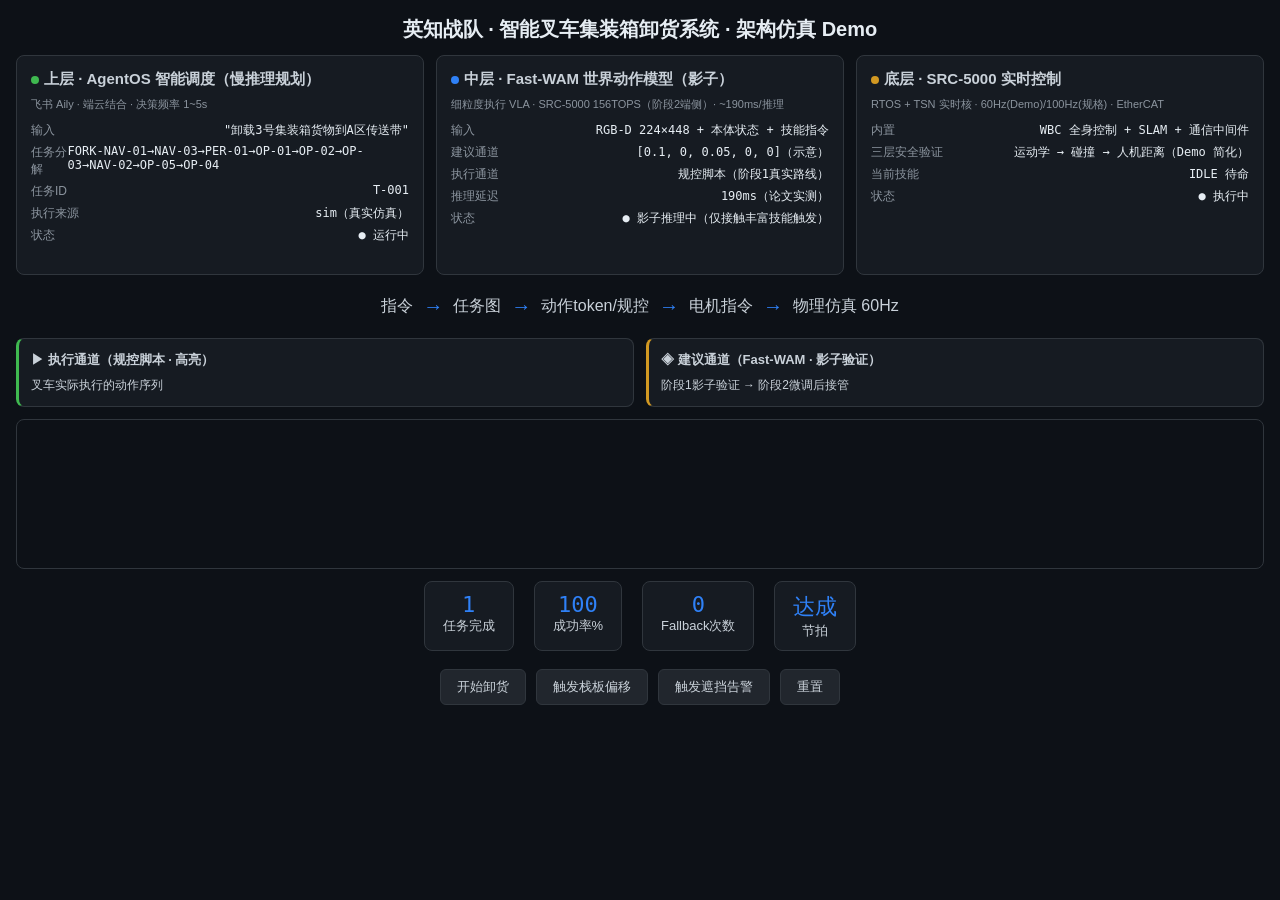
<file: demo/architecture_panel.html>
<!DOCTYPE html>
<html lang="zh-CN">
<head>
<meta charset="UTF-8">
<title>英知战队 · 智能叉车集装箱卸货系统 · 架构仿真Demo</title>
<style>
* { margin:0; padding:0; box-sizing:border-box; }
body { background:#0d1117; color:#c9d1d9; font-family:"Microsoft YaHei",sans-serif; padding:16px; }
h1 { font-size:20px; text-align:center; margin-bottom:12px; color:#e6edf3; }
.grid { display:grid; grid-template-columns:1fr 1fr 1fr; gap:12px; }
.card { background:#161b22; border:1px solid #30363d; border-radius:8px; padding:14px; min-height:220px; transition:box-shadow .3s; }
.card.active { box-shadow:0 0 0 2px #2f81f7, 0 0 18px #2f81f7aa; }
.card h2 { font-size:15px; margin-bottom:8px; }
.card .sub { font-size:11px; color:#8b949e; margin-bottom:10px; }
.row { font-size:12px; margin:5px 0; display:flex; justify-content:space-between; }
.row .k { color:#8b949e; }
.row .v { color:#e6edf3; font-family:Consolas,monospace; }
.flow { grid-column:1/4; display:flex; align-items:center; justify-content:center; gap:10px; margin:8px 0; }
.flow .arrow { color:#2f81f7; font-size:20px; animation:pulse 1.2s infinite; }
@keyframes pulse { 0%,100%{opacity:.3} 50%{opacity:1} }
.dual { grid-column:1/4; display:grid; grid-template-columns:1fr 1fr; gap:12px; }
.panel { background:#161b22; border:1px solid #30363d; border-radius:8px; padding:12px; font-size:12px; }
.panel h3 { font-size:13px; margin-bottom:8px; }
.exec { border-left:3px solid #3fb950; }
.sugg { border-left:3px solid #d29922; }
.log { grid-column:1/4; background:#0d1117; border:1px solid #30363d; border-radius:8px; padding:12px; height:150px; overflow-y:auto; font-family:Consolas,monospace; font-size:11px; line-height:1.6; }
.log .ok { color:#3fb950; } .log .fb { color:#d29922; } .log .warn { color:#f85149; }
.metrics { grid-column:1/4; display:flex; gap:20px; justify-content:center; font-size:13px; }
.metrics .m { background:#161b22; border:1px solid #30363d; border-radius:8px; padding:10px 18px; text-align:center; }
.metrics .num { font-size:22px; color:#2f81f7; font-family:Consolas,monospace; }
.btns { grid-column:1/4; display:flex; gap:10px; justify-content:center; margin-top:6px; }
button { background:#21262d; color:#c9d1d9; border:1px solid #30363d; border-radius:6px; padding:8px 16px; cursor:pointer; font-size:13px; }
button:hover { background:#30363d; }
.status-dot { display:inline-block; width:8px; height:8px; border-radius:50%; margin-right:5px; }
.green { background:#3fb950; } .blue { background:#2f81f7; } .yellow { background:#d29922; }
</style>
</head>
<body>
<h1>英知战队 · 智能叉车集装箱卸货系统 · 架构仿真 Demo</h1>
<div class="grid">

  <div class="card" id="card-top">
    <h2><span class="status-dot green"></span>上层 · AgentOS 智能调度（慢推理规划）</h2>
    <div class="sub">飞书 Aily · 端云结合 · 决策频率 1~5s</div>
    <div class="row"><span class="k">输入</span><span class="v">"卸载3号集装箱货物到A区传送带"</span></div>
    <div class="row"><span class="k">任务分解</span><span class="v">FORK-NAV-01→NAV-03→PER-01→OP-01→OP-02→OP-03→NAV-02→OP-05→OP-04</span></div>
    <div class="row"><span class="k">任务ID</span><span class="v" id="taskId">T-001</span></div>
    <div class="row"><span class="k">执行来源</span><span class="v">sim（真实仿真）</span></div>
    <div class="row"><span class="k">状态</span><span class="v" id="topStatus">● 执行中</span></div>
  </div>

  <div class="card" id="card-mid">
    <h2><span class="status-dot blue"></span>中层 · Fast-WAM 世界动作模型（影子）</h2>
    <div class="sub">细粒度执行 VLA · SRC-5000 156TOPS（阶段2端侧）· ~190ms/推理</div>
    <div class="row"><span class="k">输入</span><span class="v">RGB-D 224×448 + 本体状态 + 技能指令</span></div>
    <div class="row"><span class="k">建议通道</span><span class="v" id="wamSugg">[0.1, 0, 0.05, 0, 0]（示意）</span></div>
    <div class="row"><span class="k">执行通道</span><span class="v">规控脚本（阶段1真实路线）</span></div>
    <div class="row"><span class="k">推理延迟</span><span class="v">190ms（论文实测）</span></div>
    <div class="row"><span class="k">状态</span><span class="v">● 影子推理中（仅接触丰富技能触发）</span></div>
  </div>

  <div class="card" id="card-bottom">
    <h2><span class="status-dot yellow"></span>底层 · SRC-5000 实时控制</h2>
    <div class="sub">RTOS + TSN 实时核 · 60Hz(Demo)/100Hz(规格) · EtherCAT</div>
    <div class="row"><span class="k">内置</span><span class="v">WBC 全身控制 + SLAM + 通信中间件</span></div>
    <div class="row"><span class="k">三层安全验证</span><span class="v">运动学 → 碰撞 → 人机距离（Demo 简化）</span></div>
    <div class="row"><span class="k">当前技能</span><span class="v" id="curSkill">FORK-NAV-01 进箱导航</span></div>
    <div class="row"><span class="k">状态</span><span class="v">● 执行中</span></div>
  </div>

  <div class="flow">
    <span>指令</span><span class="arrow">→</span><span>任务图</span><span class="arrow">→</span><span>动作token/规控</span><span class="arrow">→</span><span>电机指令</span><span class="arrow">→</span><span>物理仿真 60Hz</span>
  </div>

  <div class="dual">
    <div class="panel exec">
      <h3>▶ 执行通道（规控脚本 · 高亮）</h3>
      <div id="execLog">叉车实际执行的动作序列</div>
    </div>
    <div class="panel sugg">
      <h3>◈ 建议通道（Fast-WAM · 影子验证）</h3>
      <div id="suggLog">阶段1影子验证 → 阶段2微调后接管</div>
    </div>
  </div>

  <div class="log" id="auditLog"></div>

  <div class="metrics">
    <div class="m"><div class="num" id="mTask">1</div>任务完成</div>
    <div class="m"><div class="num" id="mSucc">100</div>成功率%</div>
    <div class="m"><div class="num" id="mFb">0</div>Fallback次数</div>
    <div class="m"><div class="num" id="mTakt">达成</div>节拍</div>
  </div>

  <div class="btns">
    <button onclick="runTask(1)">开始卸货</button>
    <button onclick="runTask(2)">触发栈板偏移</button>
    <button onclick="runTask(3)">触发遮挡告警</button>
    <button onclick="resetAll()">重置</button>
  </div>

</div>
<script>
const skills1 = ["FORK-NAV-01 进箱导航","FORK-NAV-03 精确对位","FORK-PER-01 栈板识别","FORK-OP-01 货叉插入","FORK-OP-02 门架起升","FORK-OP-03 倾斜调整","FORK-NAV-02 出箱","FORK-OP-05 对接传送带","FORK-OP-04 放置"];
const log = el => document.getElementById('auditLog');
function audit(msg, cls) {
  const d = new Date();
  const t = d.toTimeString().slice(0,8);
  const line = document.createElement('div');
  line.className = cls || '';
  line.textContent = `[${t}] ${msg}`;
  log().appendChild(line);
  log().scrollTop = log().scrollHeight;
}
function setActive(card) {
  document.querySelectorAll('.card').forEach(c => c.classList.remove('active'));
  document.getElementById(card).classList.add('active');
}
let running = false;
async function runTask(scene) {
  if (running) return; running = true;
  resetAll(true);
  audit('T-001 | 决策层 | 任务分解 | 剧本' + scene + ' 启动', 'ok');
  setActive('card-top');
  await sleep(900);
  setActive('card-bottom');
  const sk = scene === 2 ? ['FORK-NAV-01 进箱导航','FORK-NAV-03 精确对位','FORK-PER-01 识别(偏移!)','FORK-PER-01 重试1','FORK-PER-01 重试2成功','FORK-OP-01 叉取','FORK-OP-02 起升','FORK-NAV-02 出箱'] :
             scene === 3 ? ['FORK-NAV-01 进箱导航','FORK-PER-01 识别(遮挡!)','FORK-PER-01 重试1','FORK-PER-01 重试2','FORK-PER-01 重试3','⚠ 降级 FB-F07 安全停止','人工介入'] : skills1;
  for (const s of sk) {
    document.getElementById('curSkill').textContent = s;
    setActive('card-bottom');
    audit('T-001 | 执行反馈层 | 技能执行 | ' + s, 'ok');
    if (s.includes('偏移') || s.includes('遮挡')) {
      audit('T-001 | 执行反馈层 | Fallback触发 | FB-F' + (scene===2?'01':'02'), 'fb');
      setActive('card-mid');
    }
    if (s.includes('重试')) { audit('T-001 | 安全验证层 | 验证拦截 | 重试中', 'warn'); }
    if (s.includes('降级')) { audit('T-001 | 决策层 | 降级执行 | FB-F07 人工介入', 'warn'); document.getElementById('mSucc').textContent = 67; }
    await sleep(800);
  }
  setActive('card-top');
  audit('T-001 | 决策层 | 任务完成 | ' + (scene===3?'状态=人工介入':'节拍达成 ✓'), scene===3?'warn':'ok');
  document.getElementById('topStatus').textContent = scene===3?'● 人工介入':'● 空闲';
  if (scene===2) { document.getElementById('mFb').textContent = 1; }
  running = false;
}
function sleep(ms){ return new Promise(r=>setTimeout(r,ms)); }
function resetAll(silent) {
  if (!silent) { log().innerHTML=''; audit('系统就绪，等待指令…'); }
  document.getElementById('curSkill').textContent = 'IDLE 待命';
  document.getElementById('topStatus').textContent = '● 运行中';
}
resetAll(true);
</script>
</body>
</html>
</file>
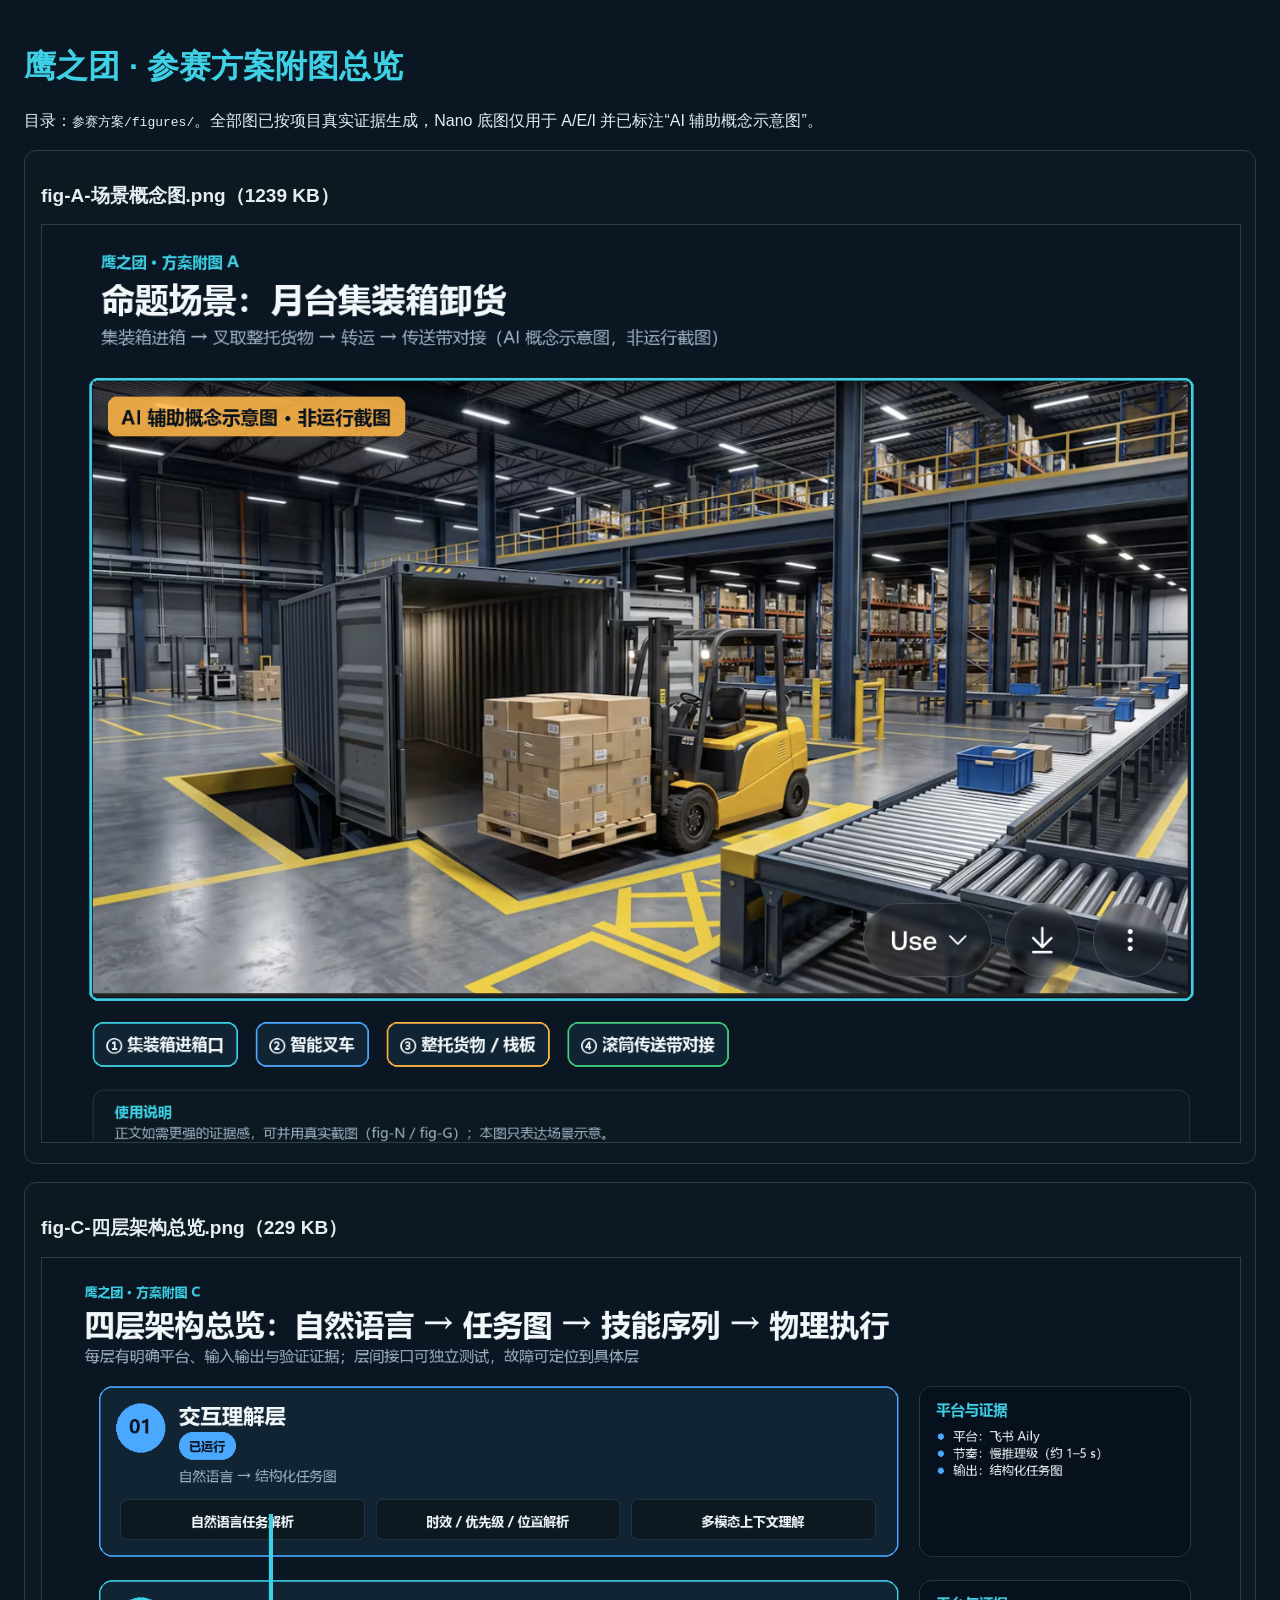
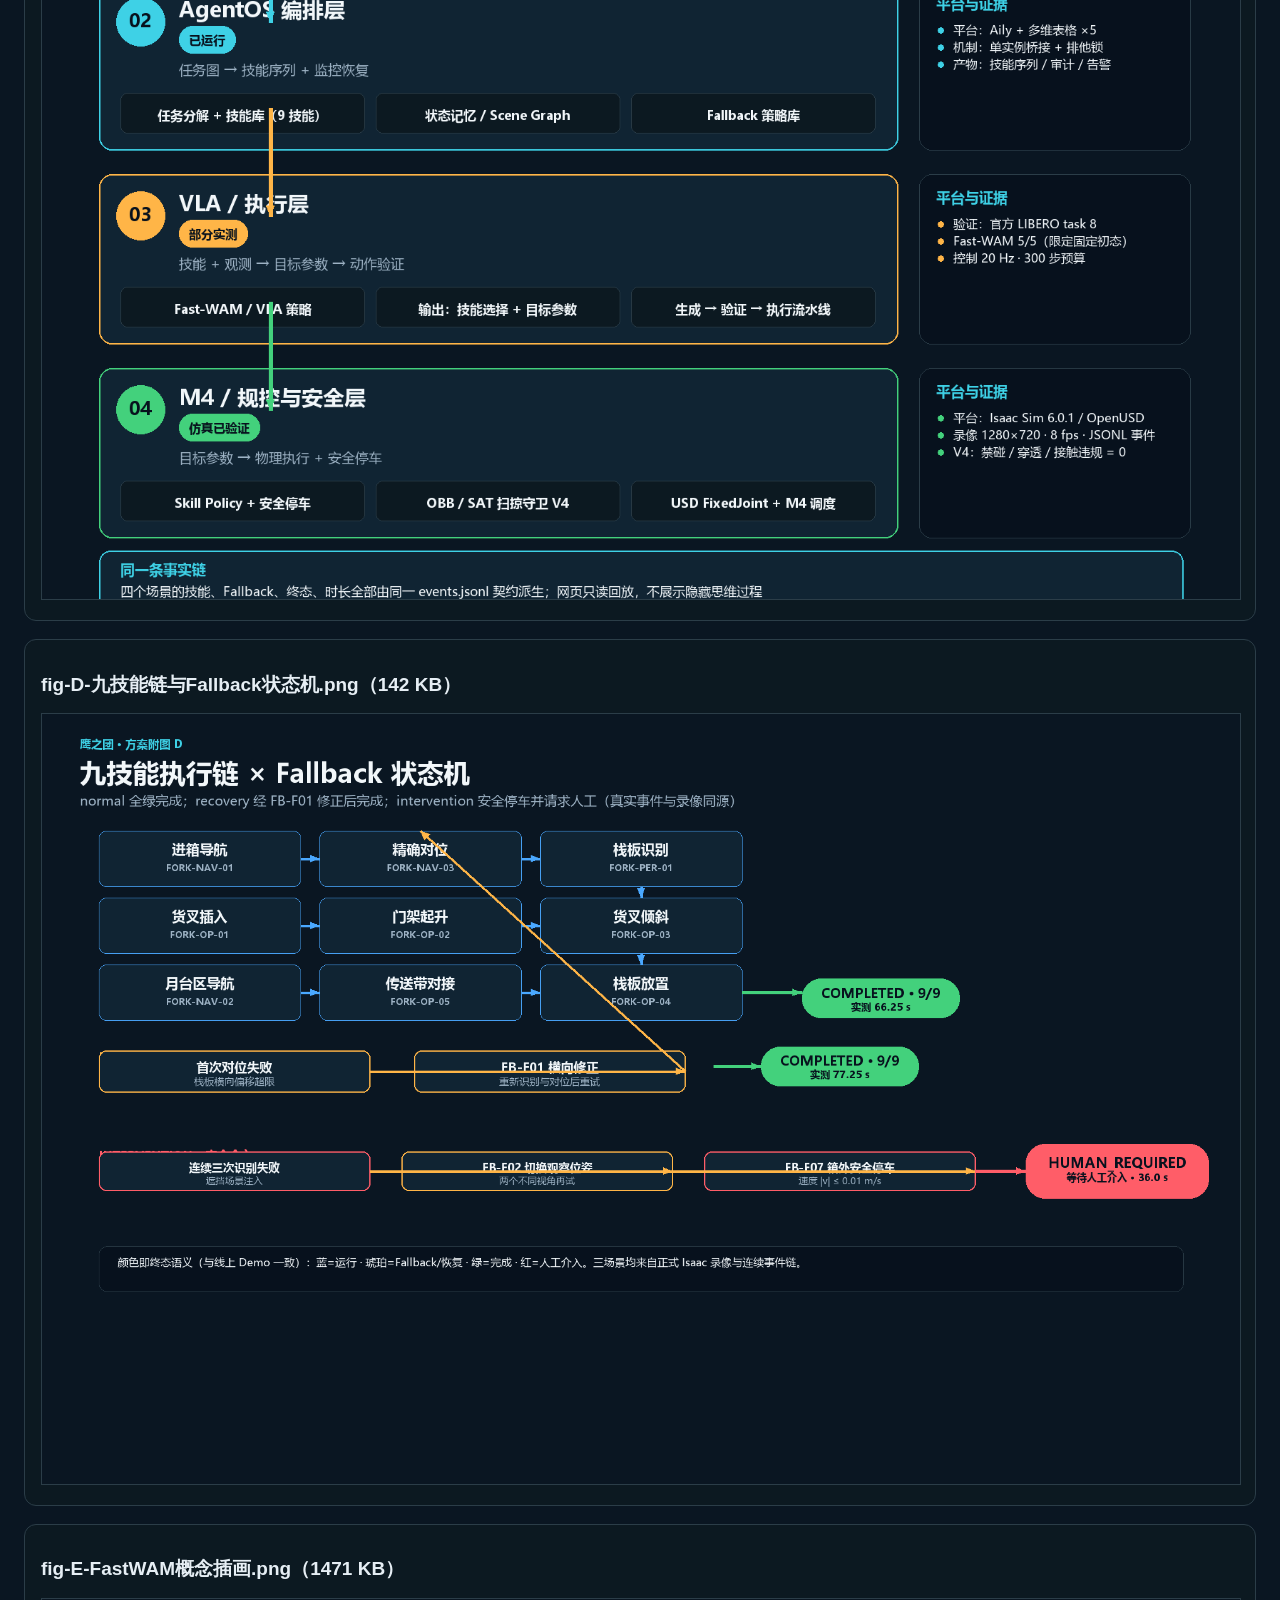
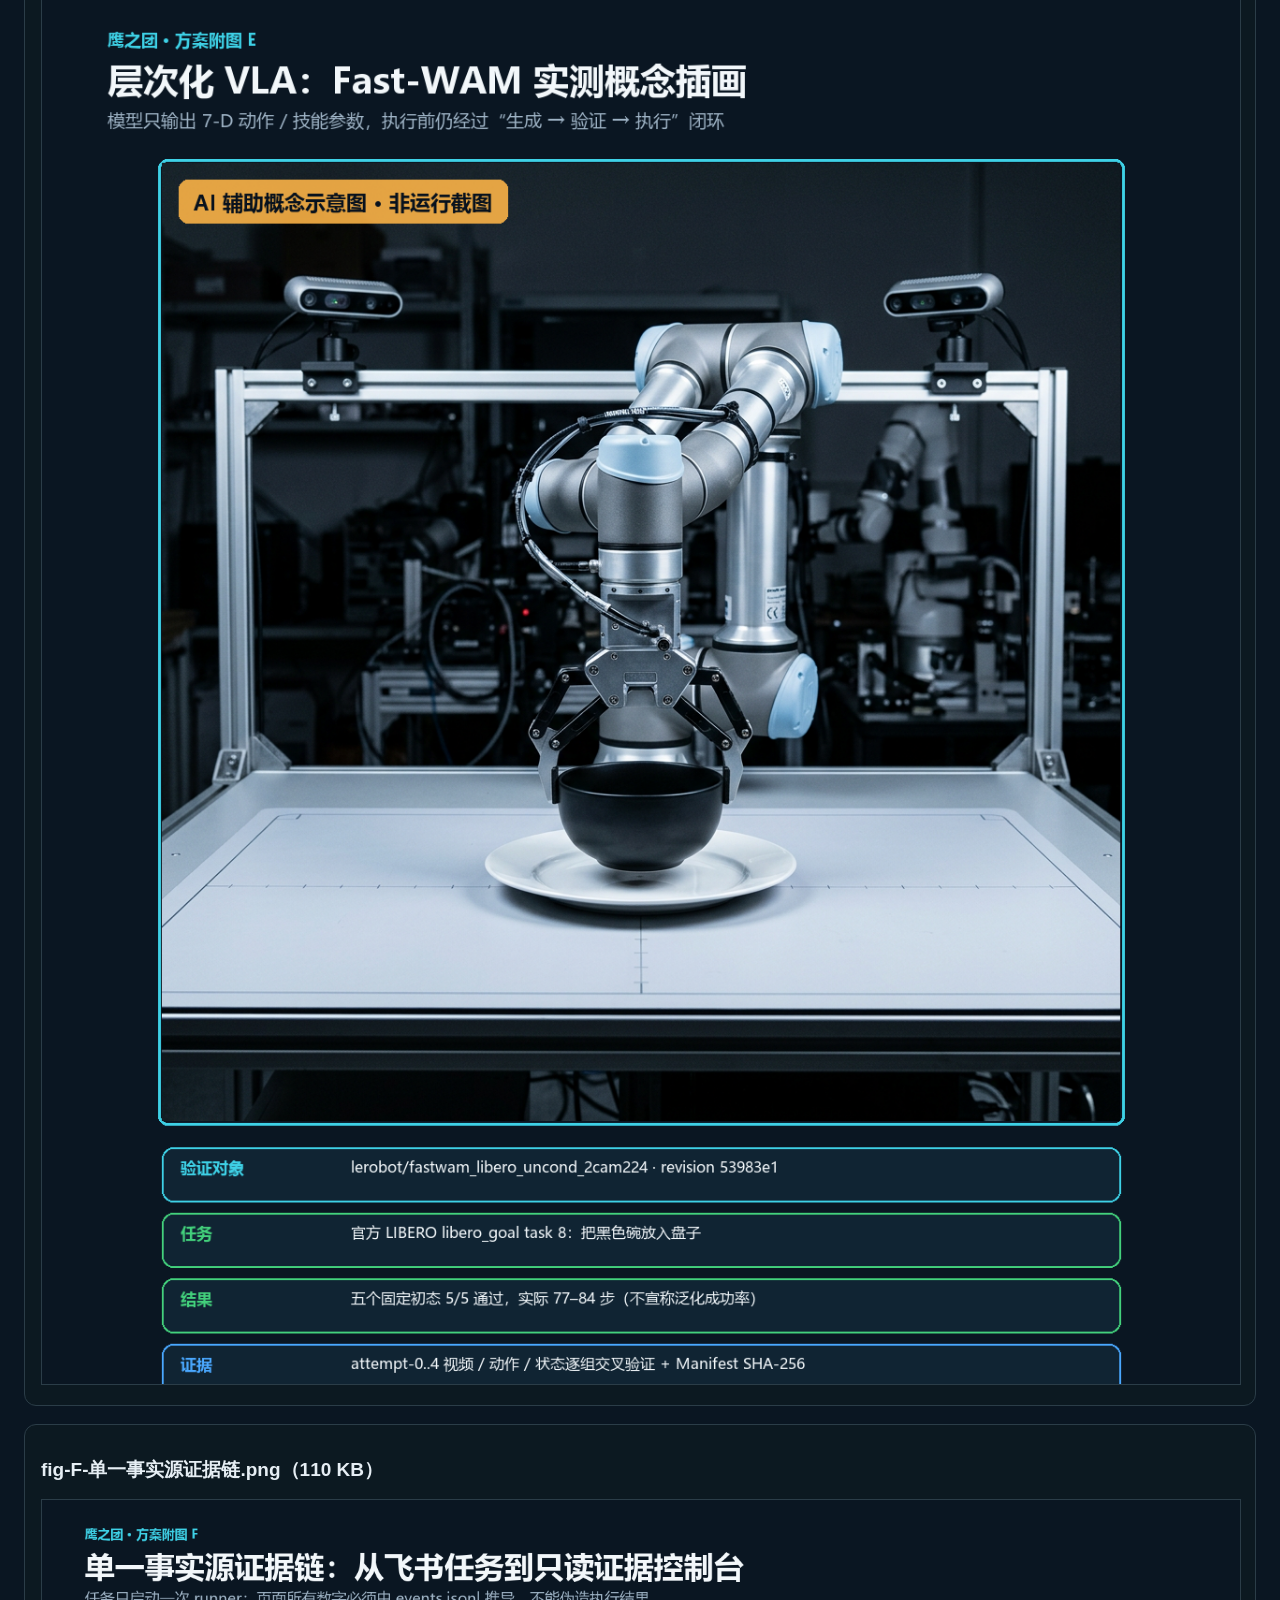
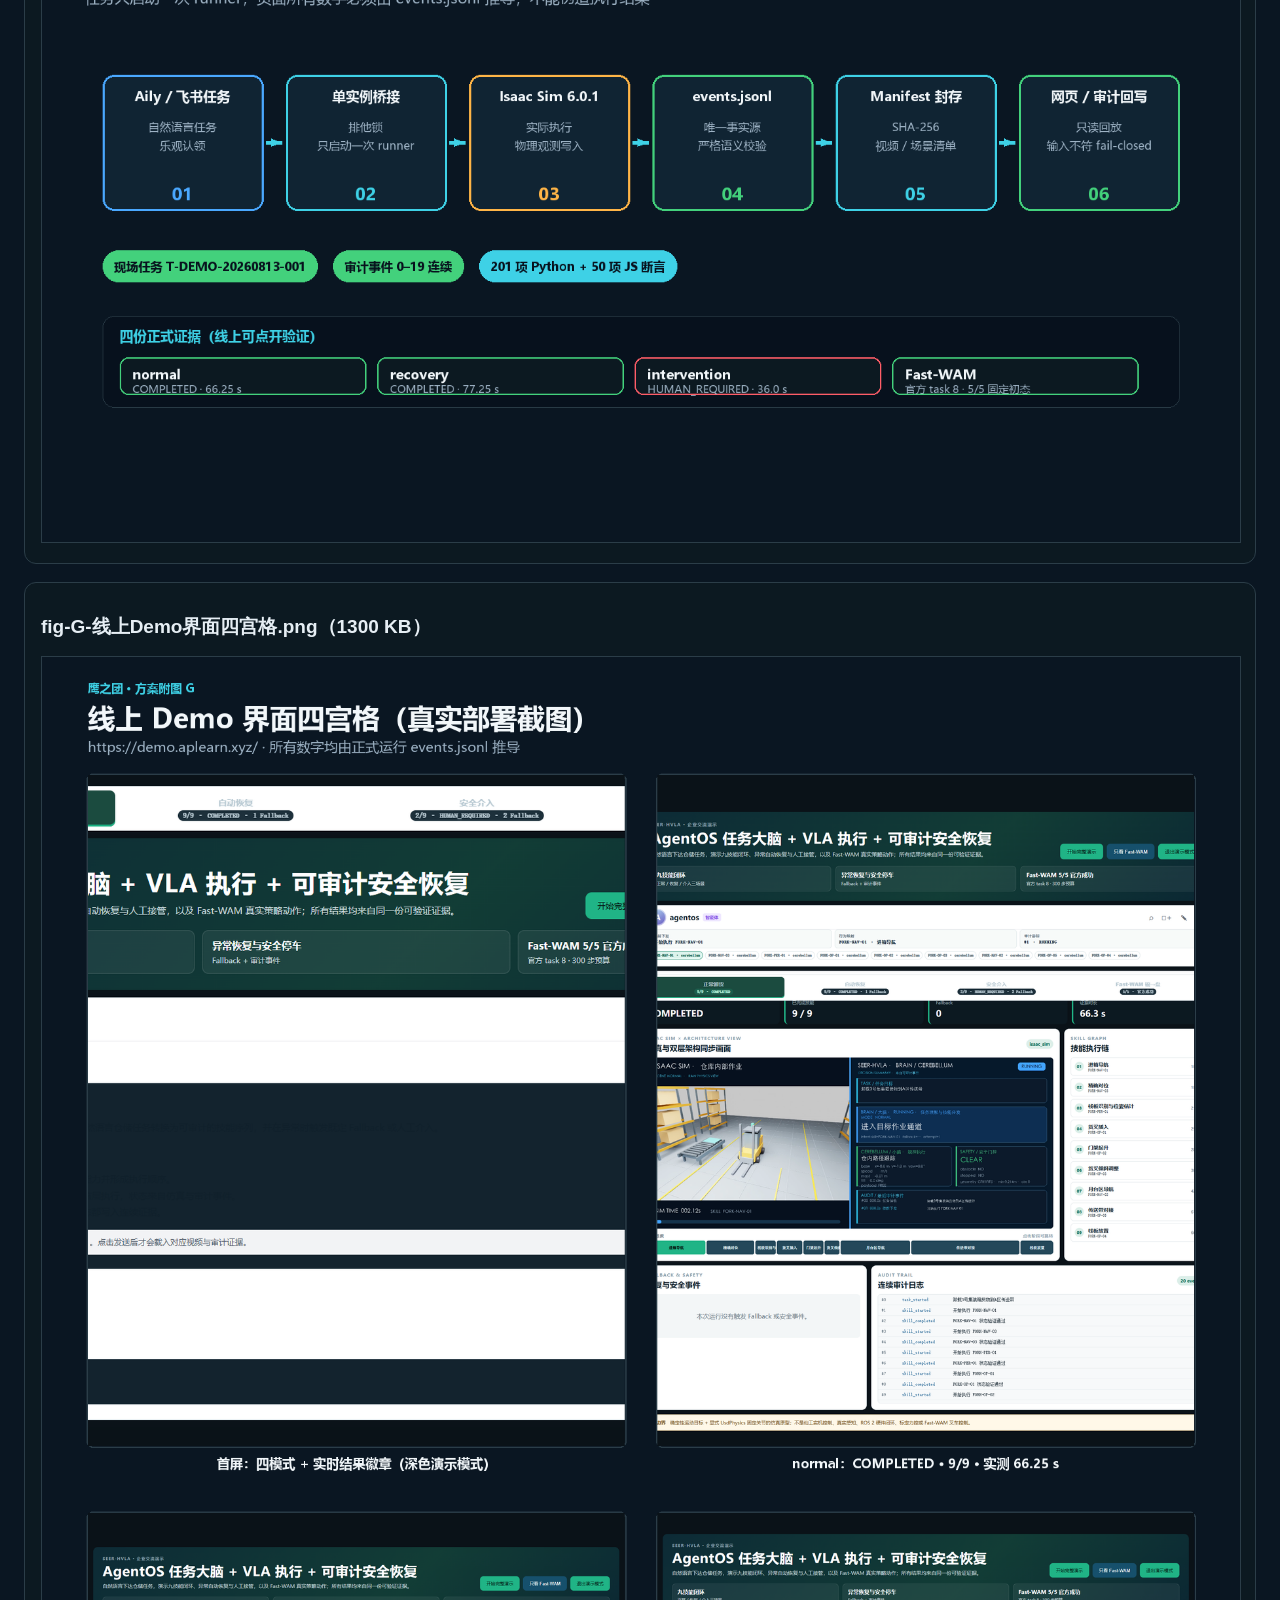
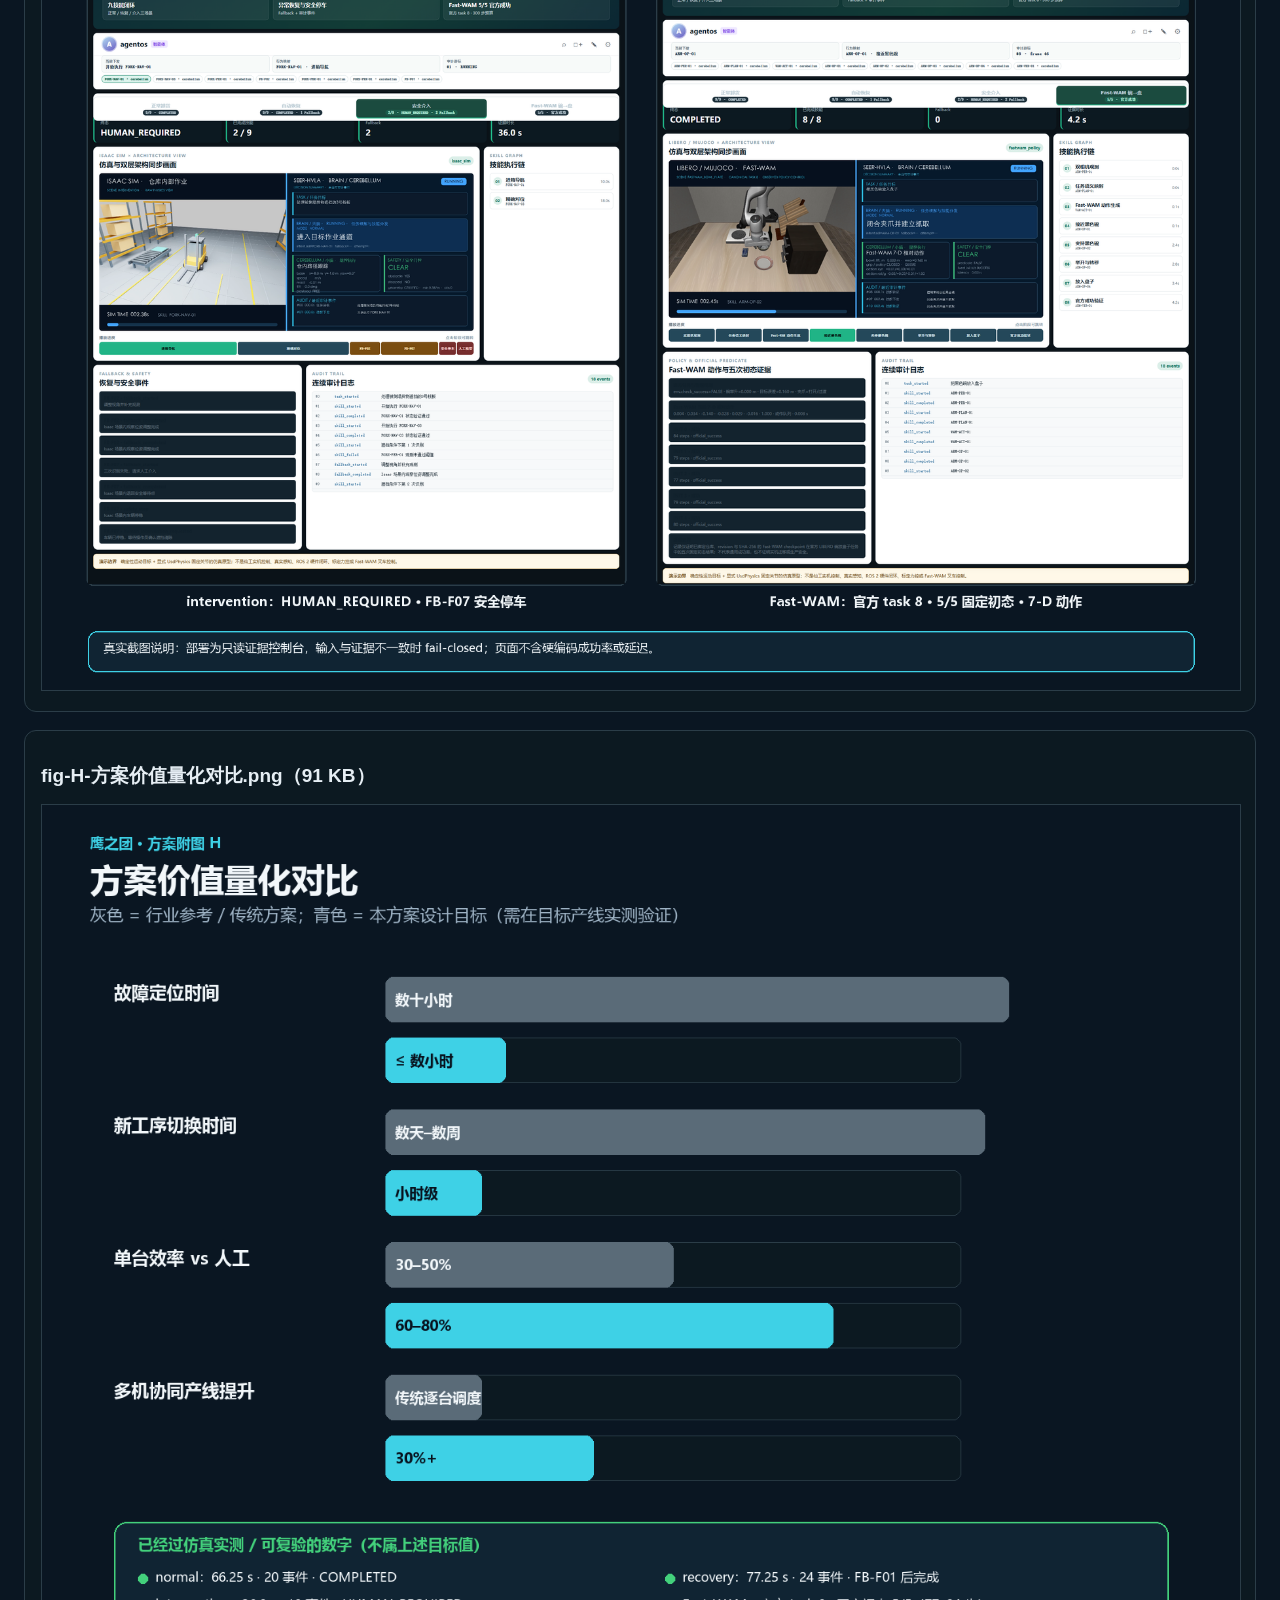
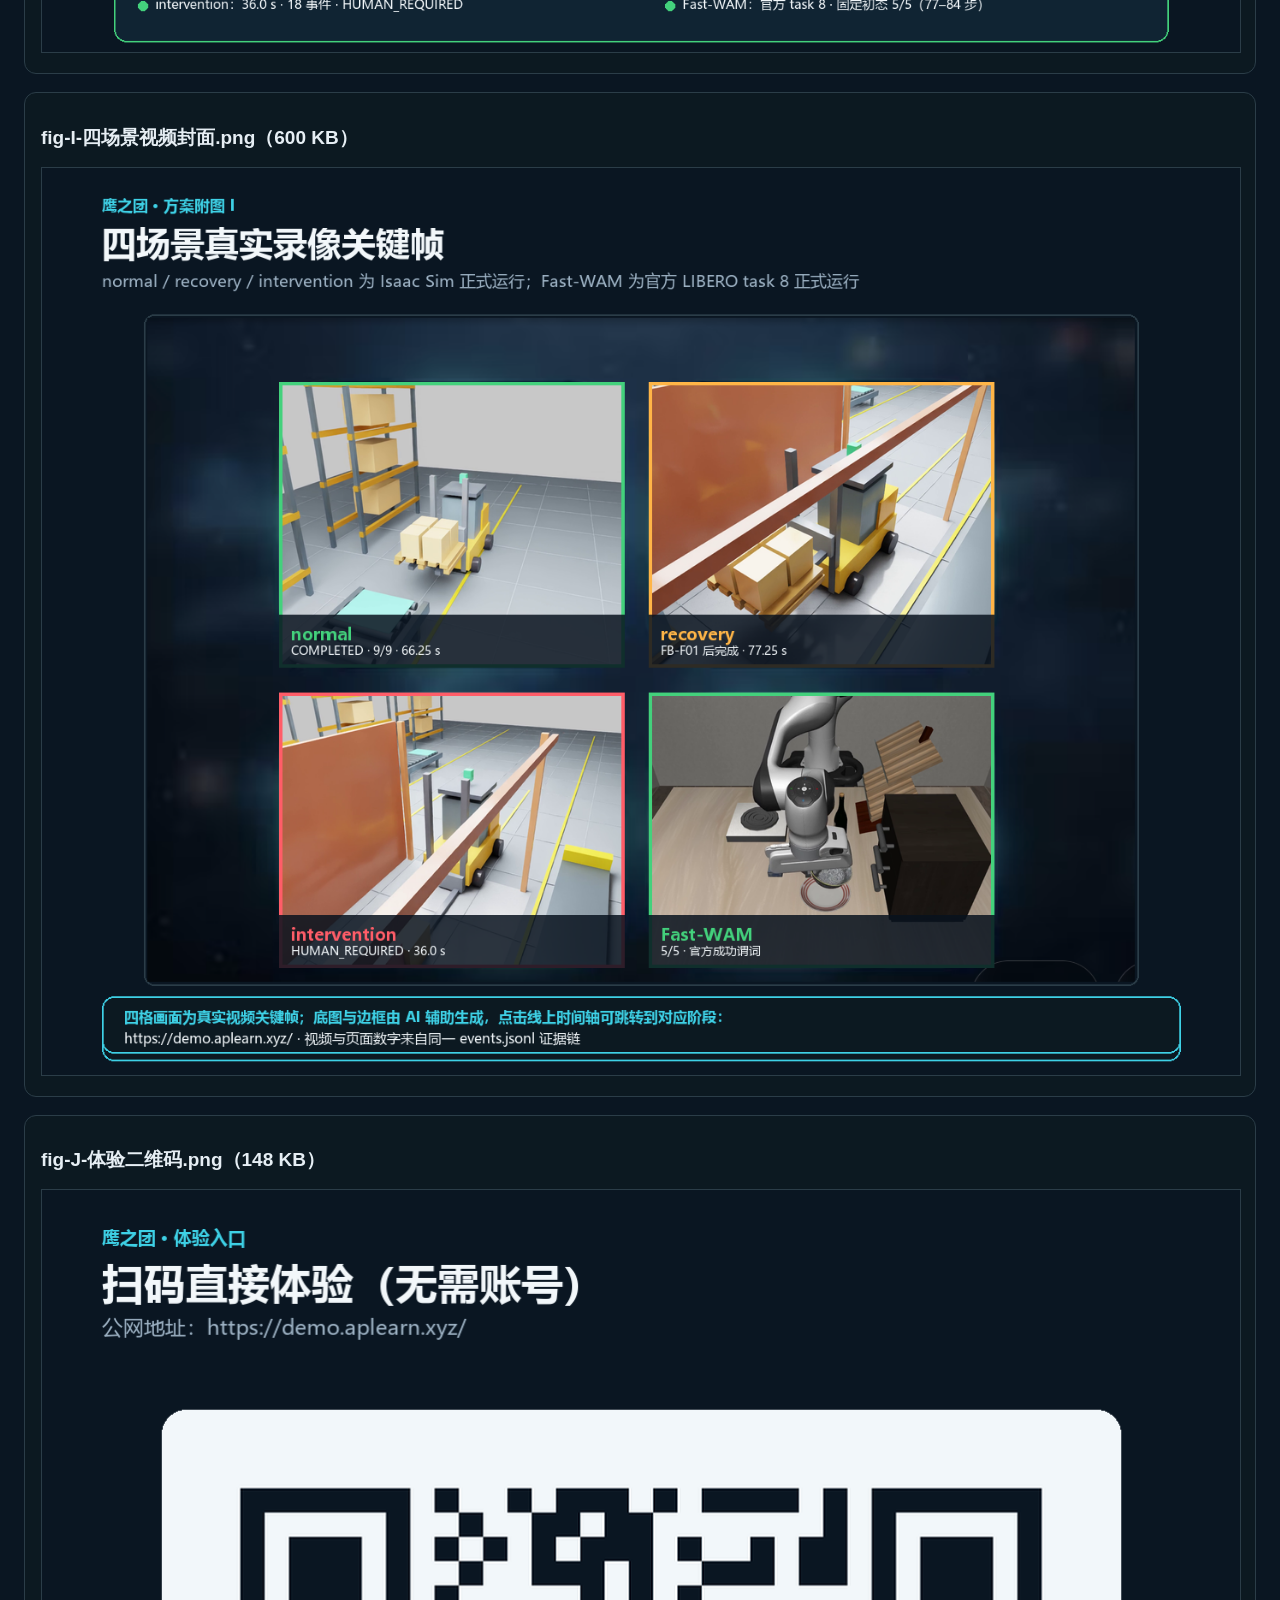
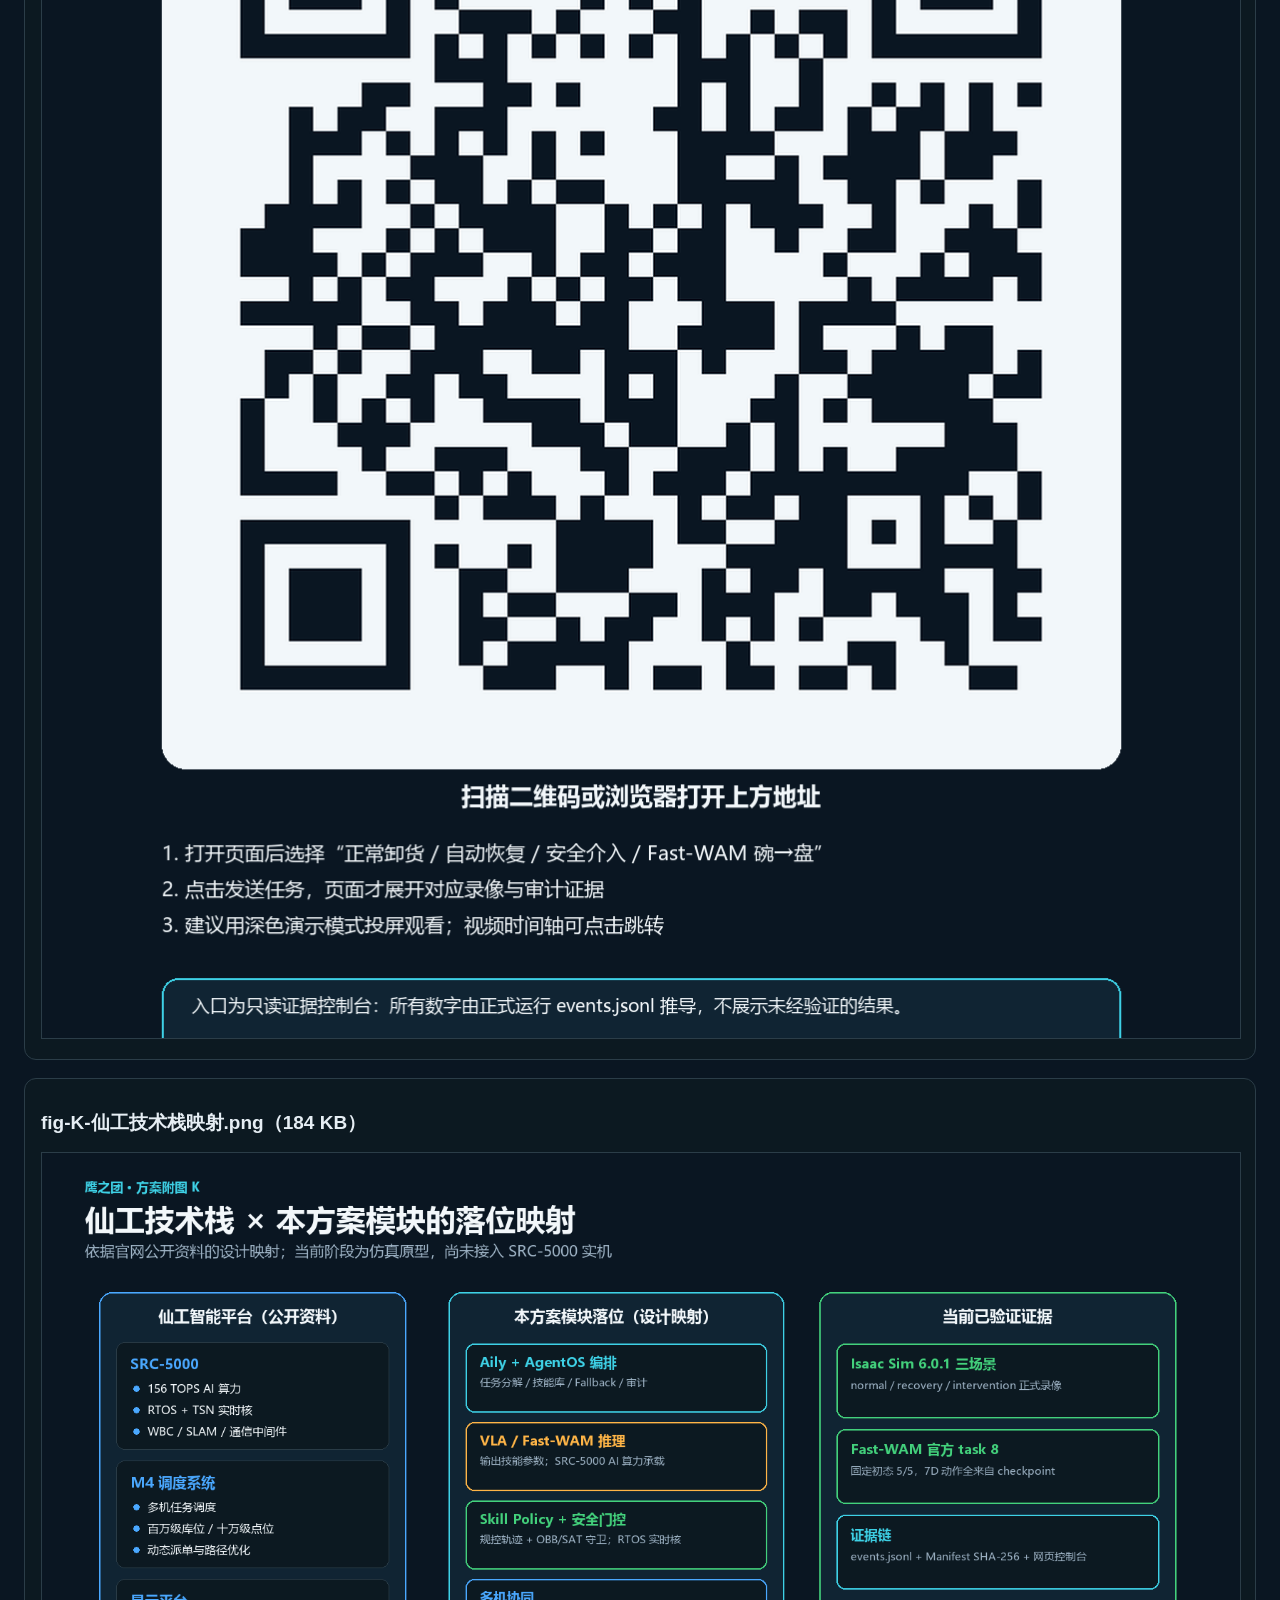
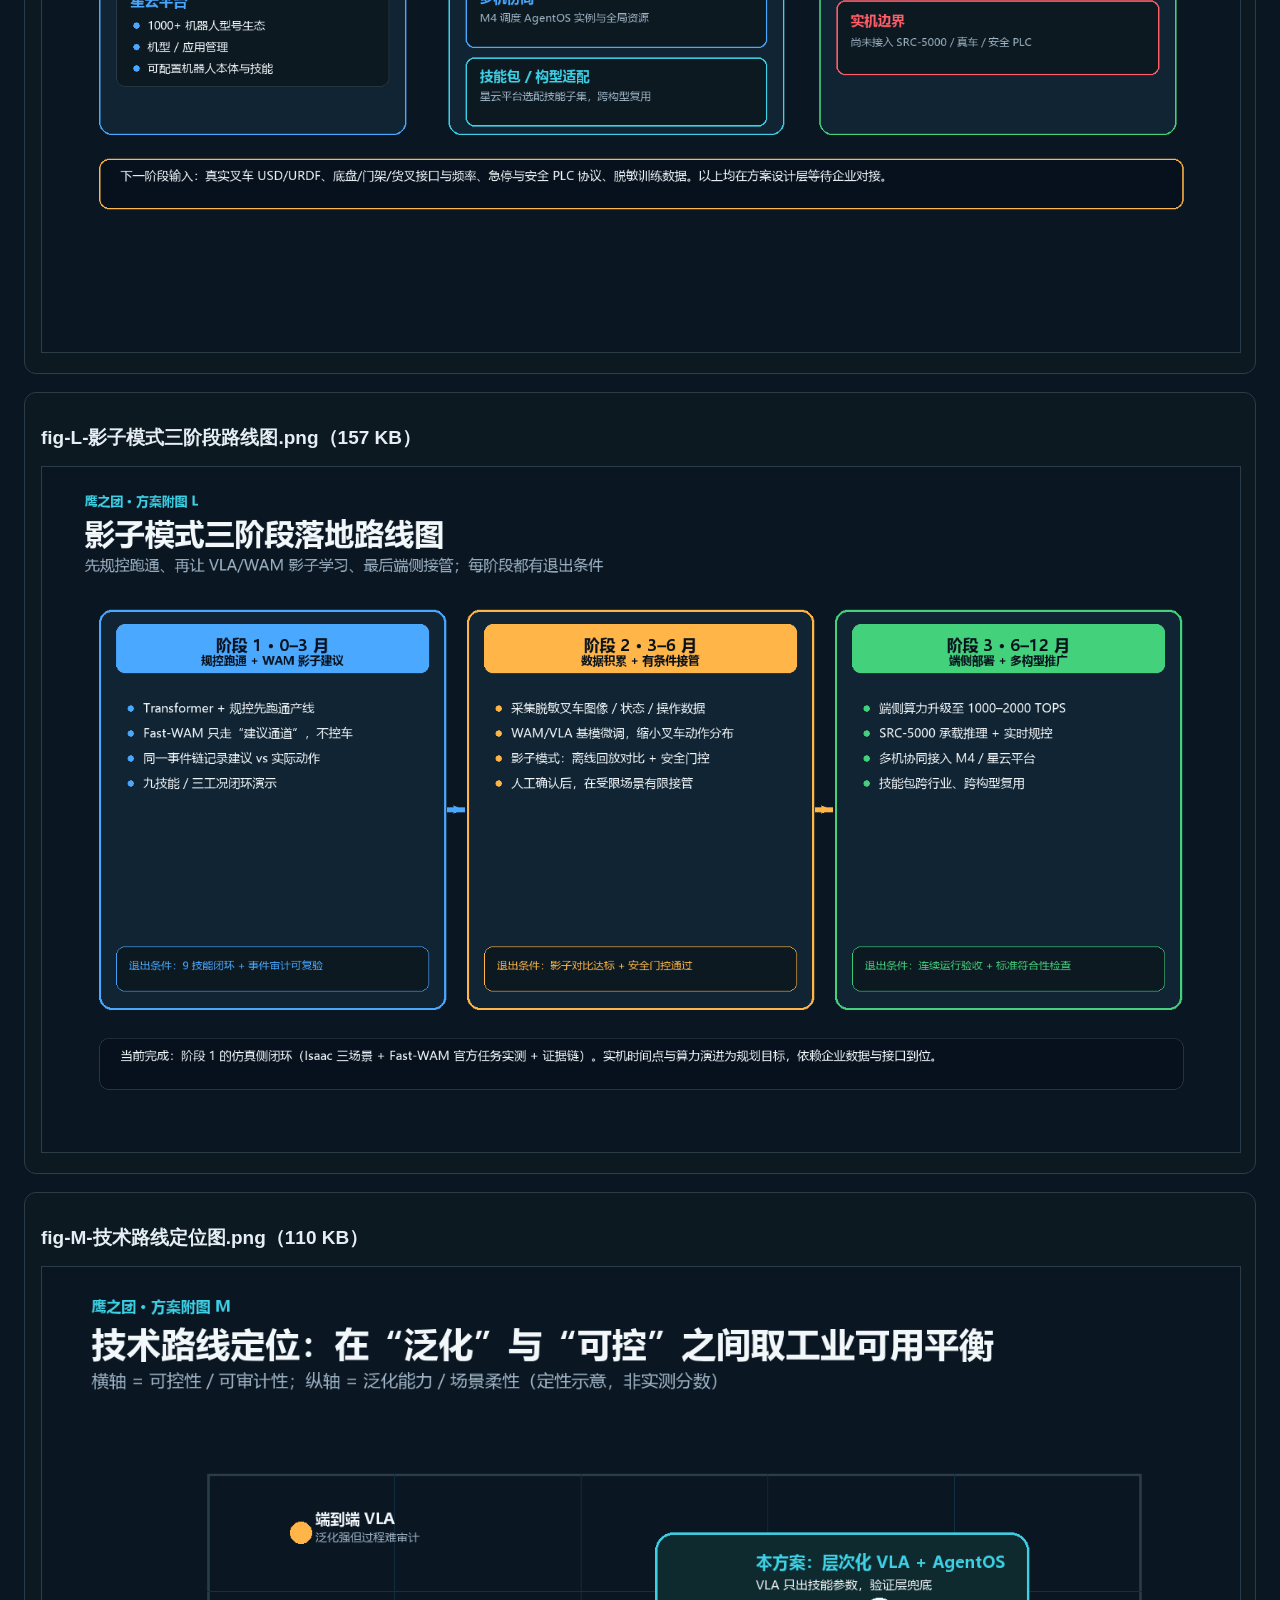
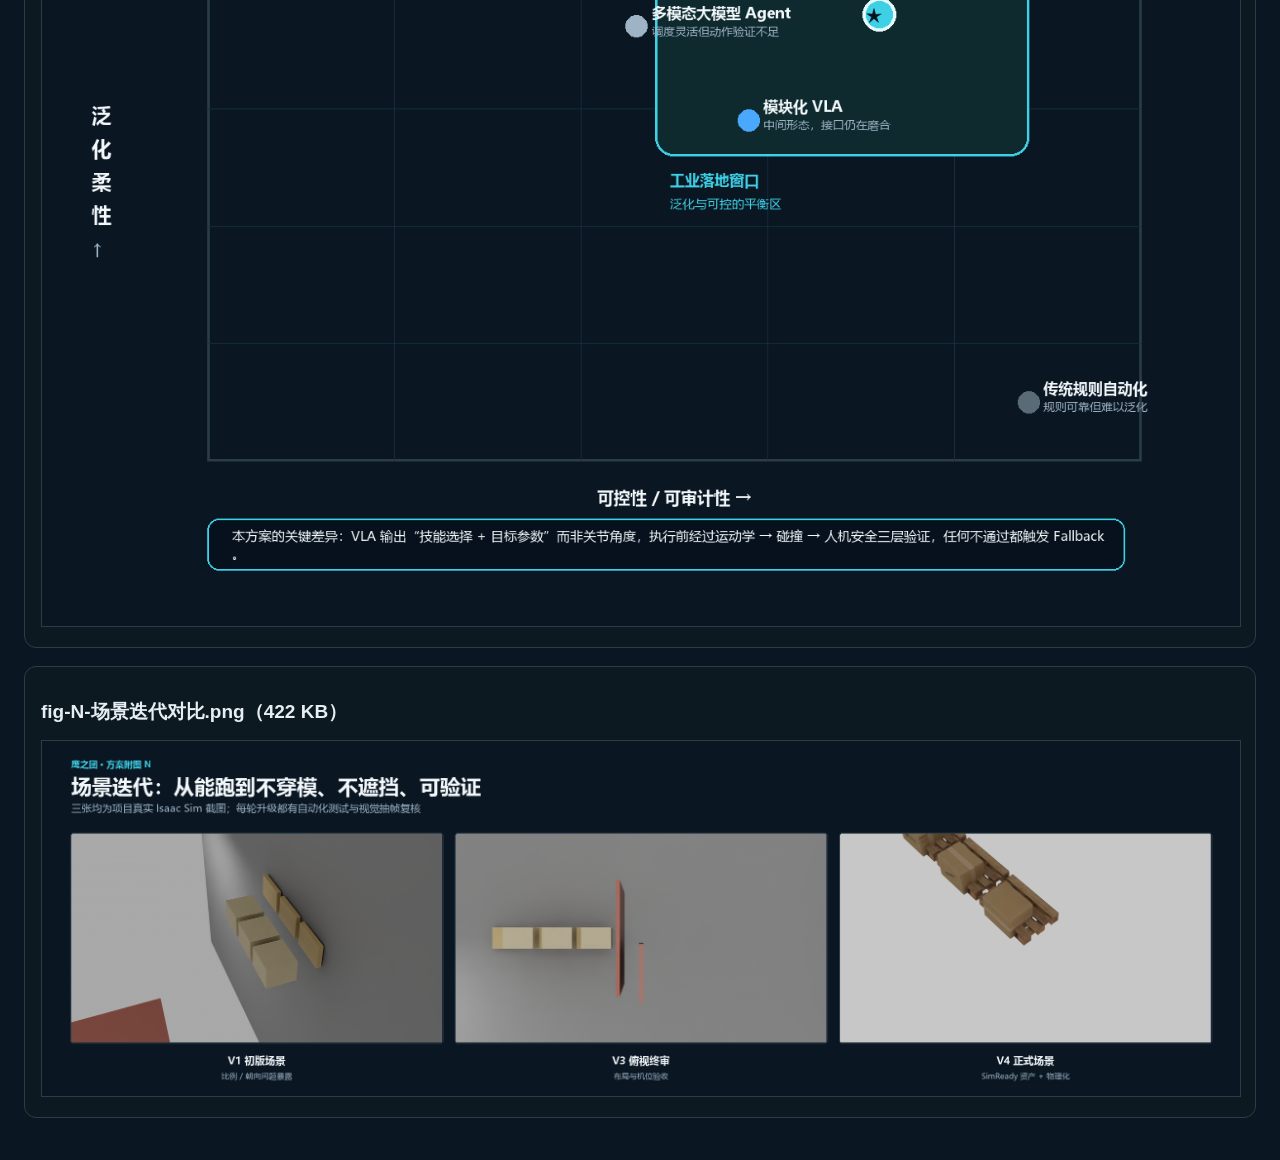
<file: 参赛方案/figures/00-总览.html>
<!doctype html><meta charset="utf-8"><title>鹰之团参赛方案附图总览</title>
<style>body{background:#0a1622;color:#e6eef4;font-family:"Microsoft YaHei",sans-serif;max-width:1300px;margin:0 auto;padding:24px}h1{color:#3ed1e6}article{background:#0c1921;border:1px solid #2b3d48;border-radius:12px;padding:16px;margin:18px 0}h2{font-size:19px}</style>
<h1>鹰之团 · 参赛方案附图总览</h1><p>目录：<code>参赛方案/figures/</code>。全部图已按项目真实证据生成，Nano 底图仅用于 A/E/I 并已标注“AI 辅助概念示意图”。</p>
<article><h2>fig-A-场景概念图.png（1239 KB）</h2><img src="fig-A-场景概念图.png" style="width:100%;height:auto;border:1px solid #2b3d48"></article>
<article><h2>fig-C-四层架构总览.png（229 KB）</h2><img src="fig-C-四层架构总览.png" style="width:100%;height:auto;border:1px solid #2b3d48"></article>
<article><h2>fig-D-九技能链与Fallback状态机.png（142 KB）</h2><img src="fig-D-九技能链与Fallback状态机.png" style="width:100%;height:auto;border:1px solid #2b3d48"></article>
<article><h2>fig-E-FastWAM概念插画.png（1471 KB）</h2><img src="fig-E-FastWAM概念插画.png" style="width:100%;height:auto;border:1px solid #2b3d48"></article>
<article><h2>fig-F-单一事实源证据链.png（110 KB）</h2><img src="fig-F-单一事实源证据链.png" style="width:100%;height:auto;border:1px solid #2b3d48"></article>
<article><h2>fig-G-线上Demo界面四宫格.png（1300 KB）</h2><img src="fig-G-线上Demo界面四宫格.png" style="width:100%;height:auto;border:1px solid #2b3d48"></article>
<article><h2>fig-H-方案价值量化对比.png（91 KB）</h2><img src="fig-H-方案价值量化对比.png" style="width:100%;height:auto;border:1px solid #2b3d48"></article>
<article><h2>fig-I-四场景视频封面.png（600 KB）</h2><img src="fig-I-四场景视频封面.png" style="width:100%;height:auto;border:1px solid #2b3d48"></article>
<article><h2>fig-J-体验二维码.png（148 KB）</h2><img src="fig-J-体验二维码.png" style="width:100%;height:auto;border:1px solid #2b3d48"></article>
<article><h2>fig-K-仙工技术栈映射.png（184 KB）</h2><img src="fig-K-仙工技术栈映射.png" style="width:100%;height:auto;border:1px solid #2b3d48"></article>
<article><h2>fig-L-影子模式三阶段路线图.png（157 KB）</h2><img src="fig-L-影子模式三阶段路线图.png" style="width:100%;height:auto;border:1px solid #2b3d48"></article>
<article><h2>fig-M-技术路线定位图.png（110 KB）</h2><img src="fig-M-技术路线定位图.png" style="width:100%;height:auto;border:1px solid #2b3d48"></article>
<article><h2>fig-N-场景迭代对比.png（422 KB）</h2><img src="fig-N-场景迭代对比.png" style="width:100%;height:auto;border:1px solid #2b3d48"></article>
</file>
